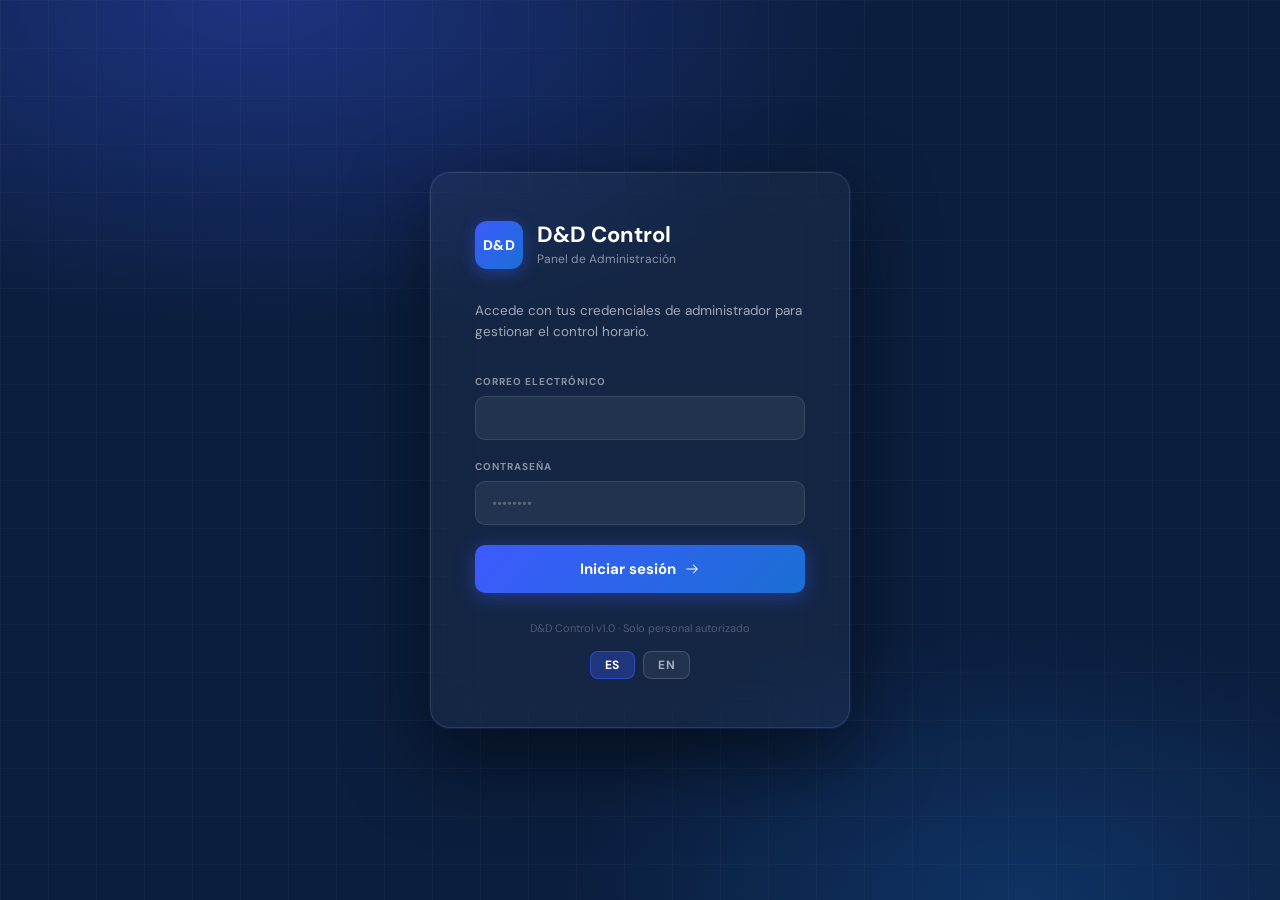
<file: src/main/resources/static/configuracion.html>
<!DOCTYPE html>
<html lang="es">
<head>
    <meta charset="UTF-8"><meta name="viewport" content="width=device-width, initial-scale=1.0">
    <title>Configuración — D&D Control</title>
    <link rel="preconnect" href="https://fonts.googleapis.com">
    <link href="https://fonts.googleapis.com/css2?family=DM+Sans:opsz,wght@9..40,400;9..40,500;9..40,600;9..40,700&family=DM+Mono:wght@400;500&display=swap" rel="stylesheet">
    <link rel="stylesheet" href="shared.css">
    <link rel="stylesheet" href="configuracion.css">
</head>
<body data-page="configuracion">
<div class="app">
    <nav class="sidebar">
        <div class="brand"><div class="brand-icon">DD</div><span class="brand-name">D&D Control</span></div>
        <div class="nav-section"><span class="nav-label" data-i18n="nav.principal">Principal</span>
            <a class="nav-item" data-page="dashboard"   href="dashboard.html"><img src="icons/dashboard-svgrepo-com.svg" alt=""><span data-i18n="nav.dashboard">Dashboard</span></a>
            <a class="nav-item" data-page="fichajes"    href="fichajes.html"><img src="icons/clock-two-svgrepo-com.svg" alt=""><span data-i18n="nav.fichajes">Fichajes</span></a>
            <a class="nav-item" data-page="solicitudes" href="solicitudes.html"><img src="icons/paper-svgrepo-com.svg" alt=""><span data-i18n="nav.solicitudes">Solicitudes</span><span class="nav-badge" style="display:none"></span></a>
            <a class="nav-item" data-page="incidencias" href="incidencias.html"><img src="icons/warning-1-svgrepo-com.svg" alt=""><span data-i18n="nav.incidencias">Incidencias</span><span class="nav-badge" style="display:none"></span></a>
        </div>
        <div class="nav-section"><span class="nav-label" data-i18n="nav.gestion">Gestión</span>
            <a class="nav-item" data-page="empleados"   href="empleados.html"><img src="icons/employees-svgrepo-com (1).svg" alt=""><span data-i18n="nav.empleados">Empleados</span></a>
            <a class="nav-item" data-page="sedes"       href="sedes.html"><img src="icons/headquarters-building-bank-house-svgrepo-com.svg" alt=""><span data-i18n="nav.sedes">Sedes</span></a>
            <a class="nav-item" data-page="turnos"      href="turnos.html"><img src="icons/shifts-team-svgrepo-com.svg" alt=""><span data-i18n="nav.turnos">Turnos</span></a>
<!--            <a class="nav-item" data-page="informes"    href="informes.html"><img src="icons/reports-svgrepo-com.svg" alt=""><span data-i18n="nav.informes">Informes</span></a>-->
        </div>
        <div class="nav-section"><span class="nav-label" data-i18n="nav.sistema">Sistema</span>
            <a class="nav-item" data-page="configuracion" href="configuracion.html"><img src="icons/settings-svgrepo-com.svg" alt=""><span data-i18n="nav.configuracion">Configuración</span></a>
        </div>
        <div class="sidebar-spacer"></div>
        <div class="user-chip">
            <div class="avatar">AC</div>
            <div class="user-info"><div class="user-name">Admin Central</div><div class="user-role">Administrador</div></div>
            <div class="btn-icon" onclick="doLogout()"><img src="icons/logout-svgrepo-com.svg" alt="Cerrar sesión"></div>
        </div>
    </nav>
    <main>
        <div class="topbar"><h1 data-i18n="config.titulo">Configuración</h1></div>
        <div class="tabs-bar">
            <div class="tab active" id="tab-empresa"        onclick="switchTab('empresa')" data-i18n="config.tab_empresa">Empresa</div>
<!--            <div class="tab"        id="tab-sistema"        onclick="switchTab('sistema')" data-i18n="config.tab_sistema">Sistema</div>-->
<!--            <div class="tab"        id="tab-seguridad"      onclick="switchTab('seguridad')" data-i18n="config.tab_seguridad">Seguridad</div>-->
<!--            <div class="tab"        id="tab-notificaciones" onclick="switchTab('notificaciones')" data-i18n="config.tab_notif">Notificaciones</div>-->
        </div>
        <div style="flex:1;overflow-y:auto">
            <div class="config-scroll" id="panel-empresa">
                <div class="card">
                    <div class="card-header"><span class="card-title" data-i18n="config.empresa_titulo">Datos de la empresa</span></div>
                    <div class="card-body">
                        <div class="form-grid form-2col">
                            <div class="field"><label data-i18n="config.emp_nombre">Nombre empresa</label><input type="text" id="empNombre" value="Empresa S.L."></div>
                            <div class="field"><label data-i18n="config.emp_nif">NIF / CIF</label><input type="text" id="empNif" value="B12345678"></div>
                            <div class="field form-full"><label data-i18n="config.emp_dir">Dirección fiscal</label><input type="text" id="empDir" value="Calle Madrid 1, 28904 Getafe, Madrid"></div>
                            <div class="field"><label data-i18n="config.emp_email">Email contacto</label><input type="email" id="empEmail" value="admin@admin.com"></div>
                            <div class="field"><label data-i18n="config.emp_tel">Teléfono</label><input type="tel" id="empTel" value="999999999"></div>
                        </div>
                    </div>
                    <div class="card-footer">
                        <button class="btn btn-secondary" onclick="resetEmpresa()" data-i18n="config.cancelar">Cancelar</button>
                        <button class="btn btn-primary"   onclick="guardarEmpresa()" data-i18n="config.guardar">Guardar cambios</button>
                    </div>
                </div>
            </div>
            <div class="config-scroll" id="panel-sistema" style="display:none">
                <div class="card">
                    <div class="card-header"><span class="card-title" data-i18n="config.sis_titulo">Parámetros del sistema</span></div>
                    <div class="card-body">
                        <div class="form-grid form-2col">
                            <div class="field"><label data-i18n="config.sis_margen">Margen de retraso (minutos)</label><input type="number" id="margen" value="5" min="0" max="60"></div>
                            <div class="field"><label data-i18n="config.sis_horas">Horas mínimas jornada</label><input type="number" id="horasMin" value="8" min="1" max="12"></div>
                            <div class="field"><label data-i18n="config.sis_zona">Zona horaria</label>
                                <select id="zona"><option>Europe/Madrid (UTC+1)</option><option>Europe/London (UTC+0)</option><option>America/New_York (UTC-5)</option></select>
                            </div>
                            <div class="field"><label data-i18n="config.sis_formato">Formato hora en informes</label>
                                <select id="formato"><option>HH:mm (24h)</option><option>hh:mm a (12h)</option></select>
                            </div>
                        </div>
                    </div>
                    <div class="card-footer">
                        <button class="btn btn-secondary" data-i18n="config.cancelar">Cancelar</button>
                        <button class="btn btn-primary" onclick="guardarSistema()" data-i18n="config.guardar">Guardar cambios</button>
                    </div>
                </div>
            </div>
            <div class="config-scroll" id="panel-seguridad" style="display:none">
                <div class="card">
                    <div class="card-header"><span class="card-title" data-i18n="config.seg_titulo">Cambiar contraseña</span></div>
                    <div class="card-body">
                        <div class="form-grid" style="max-width:480px">
                            <div class="field"><label data-i18n="config.seg_actual">Contraseña actual</label><input type="password" id="passActual" placeholder="••••••••"></div>
                            <div class="field">
                                <label data-i18n="config.seg_nueva">Nueva contraseña</label>
                                <input type="password" id="passNueva" data-i18n-ph="config.seg_nueva_ph" placeholder="Mín. 8 caracteres" oninput="checkStrength(this.value)">
                                <div class="strength-bar"><div class="strength-fill" id="strengthFill" style="width:0%;background:#E84855"></div></div>
                                <span id="strengthLabel" style="font-size:11px;color:var(--text-label);margin-top:4px"></span>
                            </div>
                            <div class="field"><label data-i18n="config.seg_confirm">Confirmar contraseña</label><input type="password" id="passConfirm" placeholder="••••••••"></div>
                        </div>
                    </div>
                    <div class="card-footer">
                        <button class="btn btn-primary" onclick="cambiarPassword()" data-i18n="config.seg_actualizar">Actualizar contraseña</button>
                    </div>
                </div>
                <div class="card">
                    <div class="card-header"><span class="card-title" data-i18n="config.ses_titulo">Sesiones activas</span></div>
                    <div class="card-body">
                        <div class="toggle-row">
                            <div class="toggle-info">
                                <div class="toggle-label" data-i18n="config.ses_exp_lbl">Expiración de sesión automática</div>
                                <div class="toggle-desc" data-i18n="config.ses_exp_desc">Cierra la sesión tras 8 horas de inactividad</div>
                            </div>
                            <label class="switch"><input type="checkbox" checked><span class="slider"></span></label>
                        </div>
                        <div class="toggle-row">
                            <div class="toggle-info">
                                <div class="toggle-label" data-i18n="config.ses_2fa_lbl">Autenticación en dos pasos</div>
                                <div class="toggle-desc" data-i18n="config.ses_2fa_desc">Requiere código al iniciar sesión</div>
                            </div>
                            <label class="switch"><input type="checkbox"><span class="slider"></span></label>
                        </div>
                    </div>
                </div>
            </div>
            <div class="config-scroll" id="panel-notificaciones" style="display:none">
                <div class="card">
                    <div class="card-header"><span class="card-title" data-i18n="config.notif_titulo">Preferencias de notificación</span></div>
                    <div class="card-body">
                        <div class="toggle-row">
                            <div class="toggle-info">
                                <div class="toggle-label" data-i18n="config.notif_sol_lbl">Nueva solicitud pendiente</div>
                                <div class="toggle-desc" data-i18n="config.notif_sol_desc">Recibir email cuando un empleado envíe una solicitud</div>
                            </div>
                            <label class="switch"><input type="checkbox" checked><span class="slider"></span></label>
                        </div>
                        <div class="toggle-row">
                            <div class="toggle-info">
                                <div class="toggle-label" data-i18n="config.notif_inc_lbl">Incidencia detectada</div>
                                <div class="toggle-desc" data-i18n="config.notif_inc_desc">Alertar cuando se genere una incidencia automática</div>
                            </div>
                            <label class="switch"><input type="checkbox" checked><span class="slider"></span></label>
                        </div>
                        <div class="toggle-row">
                            <div class="toggle-info">
                                <div class="toggle-label" data-i18n="config.notif_gps_lbl">Fichaje fuera de radio GPS</div>
                                <div class="toggle-desc" data-i18n="config.notif_gps_desc">Notificar cuando un empleado fiche fuera de su sede</div>
                            </div>
                            <label class="switch"><input type="checkbox" checked><span class="slider"></span></label>
                        </div>
                        <div class="toggle-row">
                            <div class="toggle-info">
                                <div class="toggle-label" data-i18n="config.notif_dia_lbl">Resumen diario</div>
                                <div class="toggle-desc" data-i18n="config.notif_dia_desc">Enviar resumen de asistencia cada día a las 20:00</div>
                            </div>
                            <label class="switch"><input type="checkbox"><span class="slider"></span></label>
                        </div>
                        <div class="toggle-row">
                            <div class="toggle-info">
                                <div class="toggle-label" data-i18n="config.notif_sem_lbl">Informe semanal automático</div>
                                <div class="toggle-desc" data-i18n="config.notif_sem_desc">Enviar informe de horas cada lunes</div>
                            </div>
                            <label class="switch"><input type="checkbox"><span class="slider"></span></label>
                        </div>
                    </div>
                    <div class="card-footer">
                        <button class="btn btn-primary" onclick="guardarNotif()" data-i18n="config.notif_guardar">Guardar preferencias</button>
                    </div>
                </div>
            </div>
        </div>
    </main>
</div>
<script src="i18n.js"></script>
<script src="shared.js"></script>
<script src="configuracion.js"></script>
</body>
</html>
</file>
<file: src/main/resources/static/shared.css>
@import url('https://fonts.googleapis.com/css2?family=DM+Sans:opsz,wght@9..40,300;9..40,400;9..40,500;9..40,600;9..40,700&family=DM+Mono:wght@400;500&display=swap');

:root {
  --bg:           #F0F5FB;
  --white:        #ffffff;
  --border:       #D4E3F5;
  --border-light: #E8EBF0;
  --navy:         #0B1E3D;
  --blue:         #1A6FD4;
  --indigo:       #3D5AFE;
  --blue-light:   #EBF2FB;
  --blue-mid:     #E3F0FF;
  --text-muted:   #5A7A9E;
  --text-label:   #8BA4C0;
  --text-dark:    #1A1A2E;
  --green:        #0F9A5A;
  --green-bg:     #E8FAF2;
  --yellow-bg:    #FFF8E6;
  --yellow:       #C87D00;
  --red:          #E84855;
  --red-bg:       #FEE8EA;
  --sidebar-w:    240px;
  --topbar-h:     60px;
  --radius:       12px;
  --radius-sm:    8px;
  --shadow:       0 2px 12px rgba(11,30,61,.07);
  --shadow-md:    0 6px 28px rgba(11,30,61,.12);
  --font:         'DM Sans', sans-serif;
  --mono:         'DM Mono', monospace;
  --transition:   .15s ease;
}

*, *::before, *::after { box-sizing: border-box; margin: 0; padding: 0; }
html, body {
  height: 100%; font-family: var(--font);
  background: var(--bg); color: var(--navy);
  font-size: 14px; -webkit-font-smoothing: antialiased;
}

.app { display: flex; height: 100vh; overflow: hidden; }
main  { flex: 1; display: flex; flex-direction: column; overflow: hidden; }

.sidebar {
  width: var(--sidebar-w); flex-shrink: 0;
  background: var(--white);
  border-right: 1px solid var(--border-light);
  display: flex; flex-direction: column; height: 100vh;
  position: relative; z-index: 10;
}

.brand {
  display: flex; align-items: center; gap: 10px;
  height: 72px; padding: 0 20px; flex-shrink: 0;
  border-bottom: 1px solid var(--border-light);
}
.brand-icon {
  width: 36px; height: 36px; border-radius: 8px;
  background: var(--indigo);
  display: flex; align-items: center; justify-content: center;
  font-weight: 700; color: white; font-size: 12px; flex-shrink: 0;
  letter-spacing: .02em;
}
.brand-name { font-weight: 700; font-size: 15px; color: var(--text-dark); }

.nav-section { padding: 20px 12px 4px 20px; }
.nav-section + .nav-section { padding-top: 16px; }

.nav-label {
  display: block; font-size: 10px; font-weight: 700;
  color: #9CA3B0; letter-spacing: .09em;
  text-transform: uppercase; padding-bottom: 6px;
}

.nav-item {
  display: flex; align-items: center; gap: 10px;
  height: 38px; padding: 0 12px;
  border-radius: var(--radius-sm);
  cursor: pointer; color: #4A5568;
  font-size: 14px; font-weight: 400;
  transition: background var(--transition), color var(--transition);
  user-select: none; text-decoration: none;
}
.nav-item:hover { background: var(--blue-light); color: var(--blue); }
.nav-item.active {
  background: #EEF2FF; color: var(--indigo); font-weight: 700;
}
.nav-item svg { width: 17px; height: 17px; flex-shrink: 0; opacity: .65; }
.nav-item:hover svg, .nav-item.active svg { opacity: 1; }

.nav-badge {
  margin-left: auto; background: var(--red);
  color: white; font-size: 10px; font-weight: 700;
  border-radius: 10px; padding: 1px 6px; line-height: 1.6;
}

.sidebar-spacer { flex: 1; }

.user-chip {
  height: 64px; display: flex; align-items: center; gap: 12px;
  padding: 0 16px; flex-shrink: 0;
  border-top: 1px solid var(--border-light);
}
.avatar {
  width: 36px; height: 36px; border-radius: 50%;
  background: var(--indigo);
  display: flex; align-items: center; justify-content: center;
  color: white; font-size: 12px; font-weight: 700; flex-shrink: 0;
}
.user-info { flex: 1; min-width: 0; }
.user-name {
  font-size: 13px; font-weight: 700; color: var(--text-dark);
  white-space: nowrap; overflow: hidden; text-overflow: ellipsis;
}
.user-role { font-size: 11px; color: #9CA3B0; margin-top: 1px; }

.btn-icon {
  width: 34px; height: 34px; border: 1px solid var(--border);
  border-radius: var(--radius-sm); background: white;
  display: flex; align-items: center; justify-content: center;
  cursor: pointer; color: var(--text-muted);
  transition: all var(--transition); flex-shrink: 0;
}
.btn-icon:hover { background: var(--red-bg); border-color: var(--red); color: var(--red); }

.topbar {
  height: var(--topbar-h); background: var(--white);
  border-bottom: 1px solid var(--border);
  display: flex; align-items: center; gap: 14px;
  padding: 0 28px; flex-shrink: 0;
}
.topbar h1 { font-size: 18px; font-weight: 700; color: var(--navy); }
.topbar-spacer { flex: 1; }

.filter-bar {
  background: var(--blue-light); border-bottom: 1px solid var(--border);
  display: flex; align-items: center; gap: 10px;
  padding: 0 22px; min-height: 54px; flex-shrink: 0; flex-wrap: wrap;
}
.filter-label { font-size: 12px; font-weight: 700; color: var(--text-muted); white-space: nowrap; }

.tabs-bar {
  background: white; border-bottom: 1px solid var(--border);
  display: flex; padding-left: 22px; flex-shrink: 0;
}
.tab {
  padding: 14px 18px; font-size: 14px; cursor: pointer;
  color: var(--text-label); font-weight: 400;
  border-bottom: 2px solid transparent;
  transition: all var(--transition); white-space: nowrap;
  user-select: none;
}
.tab.active { color: var(--blue); font-weight: 700; border-bottom-color: var(--blue); }
.tab:hover:not(.active) { color: var(--text-muted); }

.scroll-body {
  flex: 1; overflow-y: auto; padding: 28px;
  display: flex; flex-direction: column; gap: 20px;
}
.scroll-body::-webkit-scrollbar { width: 5px; }
.scroll-body::-webkit-scrollbar-track { background: transparent; }
.scroll-body::-webkit-scrollbar-thumb { background: var(--border); border-radius: 3px; }

.btn {
  display: inline-flex; align-items: center; gap: 7px;
  padding: 8px 16px; border-radius: var(--radius-sm);
  font-family: var(--font); font-size: 13px; font-weight: 600;
  cursor: pointer; border: none; transition: all var(--transition);
  white-space: nowrap; line-height: 1;
}
.btn-primary  { background: var(--blue); color: white; }
.btn-primary:hover  { background: #155bb5; box-shadow: 0 3px 10px rgba(26,111,212,.35); }
.btn-secondary { background: var(--blue-light); color: #4A6080; border: 1px solid var(--border); }
.btn-secondary:hover { background: #dce9f8; }
.btn-ghost  { background: white; color: var(--text-muted); border: 1px solid var(--border); }
.btn-ghost:hover { background: var(--bg); }
.btn-success { background: var(--green); color: white; }
.btn-success:hover { background: #0b7d48; }
.btn-danger  { background: var(--red); color: white; }
.btn-danger:hover  { background: #c43641; }
.btn-sm { padding: 5px 12px; font-size: 12px; }

.card {
  background: white; border-radius: var(--radius);
  border: 1px solid var(--border); box-shadow: var(--shadow);
}
.card-header {
  display: flex; align-items: center; justify-content: space-between;
  height: 52px; padding: 0 22px;
  border-bottom: 1px solid var(--border);
}
.card-title { font-size: 15px; font-weight: 700; color: var(--navy); }
.card-body { padding: 22px; }
.card-footer {
  display: flex; align-items: center; justify-content: flex-end; gap: 10px;
  height: 56px; padding: 0 22px;
  border-top: 1px solid var(--border);
}

.stat-grid { display: grid; grid-template-columns: repeat(4,1fr); gap: 16px; }

.stat-card {
  background: white; border-radius: var(--radius);
  border: 1px solid var(--border); padding: 20px 22px;
  box-shadow: var(--shadow);
  display: flex; flex-direction: column; gap: 10px;
  transition: box-shadow var(--transition), transform var(--transition);
}
.stat-card:hover { box-shadow: var(--shadow-md); transform: translateY(-1px); }

.stat-card-row { display: flex; align-items: center; }
.stat-icon {
  width: 40px; height: 40px; border-radius: 10px;
  display: flex; align-items: center; justify-content: center;
  font-size: 18px; flex-shrink: 0;
}
.stat-badge {
  margin-left: auto; font-size: 11px; font-weight: 700;
  border-radius: 20px; padding: 3px 8px;
}
.stat-value { font-size: 28px; font-weight: 700; color: var(--navy); line-height: 1; }
.stat-label { font-size: 13px; color: var(--text-muted); }

.table-wrap { overflow-x: auto; }
table { width: 100%; border-collapse: collapse; }
thead th {
  text-align: left; font-size: 11px; font-weight: 700;
  color: var(--text-label); text-transform: uppercase; letter-spacing: .06em;
  padding: 12px 16px; border-bottom: 1px solid var(--border);
  background: #FAFCFF; white-space: nowrap;
}
tbody tr { border-bottom: 1px solid #F0F5FB; transition: background var(--transition); }
tbody tr:hover { background: #F5F9FF; }
tbody td { padding: 13px 16px; font-size: 13px; color: var(--navy); vertical-align: middle; }
tbody tr:last-child { border-bottom: none; }

.badge {
  display: inline-flex; align-items: center; gap: 4px;
  padding: 3px 9px; border-radius: 20px;
  font-size: 11px; font-weight: 700; white-space: nowrap;
}
.badge-green  { background: var(--green-bg);  color: var(--green); }
.badge-red    { background: var(--red-bg);    color: var(--red); }
.badge-yellow { background: var(--yellow-bg); color: var(--yellow); }
.badge-blue   { background: var(--blue-mid);  color: var(--blue); }
.badge-gray   { background: #F0F5FB;          color: var(--text-muted); }
.badge-indigo { background: #EEF2FF;          color: var(--indigo); }

.dot { width: 6px; height: 6px; border-radius: 50%; display: inline-block; flex-shrink: 0; }
.dot-green  { background: var(--green); }
.dot-red    { background: var(--red); }
.dot-yellow { background: #F59E0B; }

.pagination {
  display: flex; align-items: center; gap: 6px;
  padding: 12px 20px; border-top: 1px solid var(--border); flex-shrink: 0;
}
.pag-info { font-size: 12px; color: var(--text-label); flex: 1; }
.pag-btn {
  width: 30px; height: 30px; border: 1px solid var(--border);
  background: white; border-radius: var(--radius-sm);
  display: flex; align-items: center; justify-content: center;
  cursor: pointer; font-size: 14px; color: var(--text-muted);
  transition: all var(--transition);
}
.pag-btn:hover { background: var(--blue-light); color: var(--blue); border-color: var(--blue); }
.pag-current {
  width: 30px; height: 30px; background: var(--blue); color: white;
  border-radius: var(--radius-sm);
  display: flex; align-items: center; justify-content: center;
  font-size: 12px; font-weight: 700;
}

.form-grid   { display: grid; gap: 16px; }
.form-2col   { grid-template-columns: 1fr 1fr; }
.form-full   { grid-column: 1 / -1; }

.field { display: flex; flex-direction: column; gap: 6px; }
.field label {
  font-size: 10px; font-weight: 700; color: var(--text-label);
  text-transform: uppercase; letter-spacing: .07em;
}
.field input, .field select, .field textarea {
  font-family: var(--font); font-size: 13px; color: var(--navy);
  background: #F8FAFD; border: 1px solid var(--border);
  border-radius: var(--radius-sm); padding: 10px 12px;
  outline: none; transition: border-color var(--transition), background var(--transition);
  width: 100%;
}
.field input:focus, .field select:focus, .field textarea:focus {
  border-color: var(--blue); background: white;
  box-shadow: 0 0 0 3px rgba(26,111,212,.08);
}
.field textarea { resize: vertical; min-height: 72px; line-height: 1.5; }

select, input[type="date"] {
  font-family: var(--font); font-size: 13px; color: var(--navy);
  background: white; border: 1px solid var(--border);
  border-radius: var(--radius-sm); padding: 7px 10px;
  outline: none; cursor: pointer;
}
select:focus, input[type="date"]:focus { border-color: var(--blue); }

.search-box {
  display: flex; align-items: center; gap: 8px;
  background: var(--blue-light); border: 1px solid var(--border);
  border-radius: var(--radius-sm); padding: 7px 14px;
}
.search-box input {
  border: none; background: transparent; outline: none;
  font-family: var(--font); font-size: 13px; color: var(--navy); width: 210px;
}
.search-box input::placeholder { color: var(--text-label); }

.actions { display: flex; gap: 5px; flex-wrap: wrap; }
.act-btn {
  padding: 4px 10px; border-radius: 6px;
  font-size: 11px; font-family: var(--font); font-weight: 600;
  cursor: pointer; border: none; transition: all var(--transition);
}
.act-edit    { background: var(--blue-mid);  color: var(--blue); }
.act-edit:hover    { background: var(--blue); color: white; }
.act-delete  { background: var(--red-bg);    color: var(--red); }
.act-delete:hover  { background: var(--red);  color: white; }
.act-approve { background: var(--green-bg);  color: var(--green); }
.act-approve:hover { background: var(--green); color: white; }
.act-deny    { background: var(--red-bg);    color: var(--red); }
.act-deny:hover    { background: var(--red);  color: white; }
.act-view    { background: #F0F5FB;           color: var(--text-muted); }
.act-view:hover    { background: var(--blue-light); color: var(--blue); }

.emp-cell { display: flex; align-items: center; gap: 10px; }
.emp-avatar {
  width: 32px; height: 32px; border-radius: 50%;
  display: flex; align-items: center; justify-content: center;
  font-size: 11px; font-weight: 700; color: white; flex-shrink: 0;
}
.emp-info .emp-name  { font-weight: 600; font-size: 13px; }
.emp-info .emp-email { font-size: 11px; color: var(--text-label); margin-top: 1px; }

.modal-overlay {
  position: fixed; inset: 0; background: rgba(11,30,61,.42);
  display: none; align-items: center; justify-content: center; z-index: 500;
}
.modal-overlay.open { display: flex; }
.modal {
  background: white; border-radius: var(--radius);
  box-shadow: var(--shadow-md); width: 520px; max-width: 95vw;
  animation: modalIn .22s ease;
}
@keyframes modalIn {
  from { opacity:0; transform: scale(.97) translateY(8px); }
  to   { opacity:1; transform: scale(1)  translateY(0); }
}
.modal-header {
  display: flex; align-items: center; justify-content: space-between;
  padding: 18px 24px; border-bottom: 1px solid var(--border);
}
.modal-title { font-size: 16px; font-weight: 700; color: var(--navy); }
.modal-close {
  width: 30px; height: 30px; border-radius: var(--radius-sm);
  border: 1px solid var(--border); background: white;
  display: flex; align-items: center; justify-content: center;
  cursor: pointer; color: var(--text-muted); font-size: 18px; line-height: 1;
  transition: all var(--transition);
}
.modal-close:hover { background: var(--red-bg); color: var(--red); border-color: var(--red); }
.modal-body   { padding: 24px; }
.modal-footer {
  display: flex; justify-content: flex-end; gap: 10px;
  padding: 16px 24px; border-top: 1px solid var(--border);
}

@keyframes fadeUp {
  from { opacity: 0; transform: translateY(14px); }
  to   { opacity: 1; transform: translateY(0); }
}
.page-enter { animation: fadeUp .28s ease both; }


.nav-item img {
    width: 16px;
    height: 16px;
    flex-shrink: 0;
}

.stat-icon img {
    width: 24px;
    height: 24px;
}

.quick-icon img {
    width: 20px;
    height: 20px;
}

.btn-icon img {
    width: 15px;
    height: 15px;
}

.lang-switcher {
    display: flex;
    align-items: center;
    justify-content: center;
    gap: 6px;
    padding: 10px 16px;
    border-top: 1px solid var(--border-light);
}

.lang-btn {
    padding: 5px 14px;
    border-radius: var(--radius-sm);
    border: 1px solid var(--border);
    background: white;
    font-family: var(--font);
    font-size: 12px;
    font-weight: 700;
    color: var(--text-muted);
    cursor: pointer;
    letter-spacing: .06em;
    transition: all var(--transition);
}

.lang-btn:hover {
    background: var(--blue-light);
    color: var(--blue);
    border-color: var(--blue);
}

.lang-btn-active {
    background: var(--indigo);
    color: white;
    border-color: var(--indigo);
}

.lang-btn-active:hover {
    background: #2e46d6;
    border-color: #2e46d6;
    color: white;
}
</file>
<file: src/main/resources/static/configuracion.css>
.config-scroll { display:flex; flex-direction:column; gap:20px; padding:28px; }
.toggle-row { display:flex; align-items:center; justify-content:space-between; padding:14px 0; border-bottom:1px solid #F0F5FB; }
.toggle-row:last-child { border-bottom:none; }
.toggle-info .toggle-label { font-size:13px; font-weight:600; color:var(--navy); }
.toggle-info .toggle-desc  { font-size:12px; color:var(--text-label); margin-top:2px; }
.switch { position:relative; display:inline-block; width:40px; height:22px; }
.switch input { opacity:0; width:0; height:0; }
.slider { position:absolute; inset:0; background:#D4E3F5; border-radius:22px; cursor:pointer; transition:.2s; }
.slider::before { content:''; position:absolute; width:16px; height:16px; left:3px; bottom:3px; background:white; border-radius:50%; transition:.2s; }
.switch input:checked + .slider { background:var(--blue); }
.switch input:checked + .slider::before { transform:translateX(18px); }
.strength-bar { height:4px; border-radius:2px; margin-top:6px; background:#EBF2FB; overflow:hidden; }
.strength-fill { height:100%; border-radius:2px; transition:width .3s, background .3s; }
</file>
<file: src/main/resources/static/dashboard.css>
.dash-two-col {
  display: grid;
  grid-template-columns: 1fr 1fr;
  gap: 20px;
}

.sede-row {
  display: flex; align-items: center; gap: 12px;
  padding: 10px 0;
  border-bottom: 1px solid #F0F5FB;
}
.sede-row:last-child { border-bottom: none; }
.sede-name { font-size: 13px; font-weight: 500; color: var(--navy); width: 110px; flex-shrink: 0; }
.sede-bar-wrap {
  flex: 1; height: 8px; background: var(--blue-light);
  border-radius: 4px; overflow: hidden;
}
.sede-bar {
  height: 100%; background: var(--blue);
  border-radius: 4px;
  transition: width .6s cubic-bezier(.4,0,.2,1);
}
.sede-pct { font-size: 12px; font-weight: 700; color: var(--text-muted); width: 36px; text-align: right; }

.quick-actions { display: flex; flex-direction: column; gap: 10px; }

.quick-btn {
  display: flex; align-items: center; gap: 12px;
  padding: 12px 14px; border-radius: var(--radius-sm);
  background: var(--bg); border: 1px solid var(--border);
  text-decoration: none; color: var(--navy);
  font-size: 13px; font-weight: 500;
  transition: all var(--transition);
}
.quick-btn:hover {
  background: var(--blue-light); border-color: var(--blue);
  color: var(--blue); transform: translateX(3px);
}
.quick-icon { font-size: 18px; flex-shrink: 0; }
</file>
<file: src/main/resources/static/login.css>
*, *::before, *::after { box-sizing: border-box; margin: 0; padding: 0; }
html, body { height: 100%; font-family: 'DM Sans', sans-serif; -webkit-font-smoothing: antialiased; }

body {
    display: flex; align-items: center; justify-content: center;
    min-height: 100vh; background: #0B1E3D;
    background-image:
            radial-gradient(ellipse 80% 60% at 20% 0%, rgba(61,90,254,.35) 0%, transparent 60%),
            radial-gradient(ellipse 60% 50% at 80% 100%, rgba(26,111,212,.25) 0%, transparent 60%);
    overflow: hidden;
}
body::before {
    content: ''; position: fixed; inset: 0;
    background-image:
            linear-gradient(rgba(255,255,255,.03) 1px, transparent 1px),
            linear-gradient(90deg, rgba(255,255,255,.03) 1px, transparent 1px);
    background-size: 48px 48px; pointer-events: none;
}
.card {
    position: relative; z-index: 1;
    background: rgba(255,255,255,.04); backdrop-filter: blur(24px);
    border: 1px solid rgba(255,255,255,.10); border-radius: 20px;
    padding: 48px 44px; width: 420px;
    box-shadow: 0 0 0 1px rgba(61,90,254,.15), 0 32px 80px rgba(0,0,0,.5);
    animation: fadeUp .4s cubic-bezier(.16,1,.3,1) both;
}
@keyframes fadeUp {
    from { opacity: 0; transform: translateY(24px) scale(.98); }
    to   { opacity: 1; transform: translateY(0) scale(1); }
}
.brand { display: flex; align-items: center; gap: 14px; margin-bottom: 32px; }
.brand-icon {
    width: 48px; height: 48px; border-radius: 12px;
    background: linear-gradient(135deg, #3D5AFE, #1A6FD4);
    display: flex; align-items: center; justify-content: center;
    font-weight: 800; font-size: 14px; color: white;
    box-shadow: 0 4px 16px rgba(61,90,254,.4); letter-spacing: .04em;
}
.brand-text h1 { color: white; font-size: 22px; font-weight: 700; line-height: 1.1; }
.brand-text p  { color: rgba(255,255,255,.5); font-size: 12px; margin-top: 3px; }
.subtitle { color: rgba(255,255,255,.6); font-size: 13.5px; line-height: 1.55; margin-bottom: 32px; }
.field { margin-bottom: 20px; }
.field label {
    display: block; font-size: 10px; font-weight: 700;
    color: rgba(255,255,255,.5); text-transform: uppercase;
    letter-spacing: .10em; margin-bottom: 8px;
}
.field input {
    width: 100%; background: rgba(255,255,255,.06);
    border: 1px solid rgba(255,255,255,.10); border-radius: 10px;
    padding: 12px 16px; font-family: 'DM Sans', sans-serif;
    font-size: 14px; color: white; outline: none;
    transition: border-color .15s, box-shadow .15s;
}
.field input::placeholder { color: rgba(255,255,255,.25); }
.field input:focus {
    border-color: rgba(61,90,254,.7);
    box-shadow: 0 0 0 3px rgba(61,90,254,.2);
}
.error-msg {
    font-size: 12px; color: #FF6B6B; margin-bottom: 16px;
    padding: 8px 12px; background: rgba(232,72,85,.12);
    border: 1px solid rgba(232,72,85,.25); border-radius: 8px; display: none;
}
.error-msg.visible { display: block; }
.submit-btn {
    width: 100%; padding: 14px;
    background: linear-gradient(135deg, #3D5AFE, #1A6FD4);
    border: none; border-radius: 10px; color: white;
    font-family: 'DM Sans', sans-serif; font-size: 15px; font-weight: 700;
    cursor: pointer; margin-top: 8px; transition: all .15s;
    box-shadow: 0 4px 20px rgba(61,90,254,.4);
    display: flex; align-items: center; justify-content: center; gap: 8px;
}
.submit-btn:hover  { transform: translateY(-2px); box-shadow: 0 8px 28px rgba(61,90,254,.5); }
.submit-btn:active { transform: translateY(0); }
.submit-btn:disabled { opacity: .7; cursor: not-allowed; transform: none; }
.submit-btn img { width: 16px; height: 16px; filter: brightness(0) invert(1); }
.footer-note { text-align: center; color: rgba(255,255,255,.25); font-size: 11px; margin-top: 28px; }
.lang-switcher-login { display: flex; justify-content: center; gap: 8px; margin-top: 16px; }
.lang-btn-login {
    padding: 5px 14px; border-radius: 8px;
    border: 1px solid rgba(255,255,255,.15);
    background: rgba(255,255,255,.06);
    font-family: 'DM Sans', sans-serif; font-size: 12px; font-weight: 700;
    color: rgba(255,255,255,.6); cursor: pointer;
    letter-spacing: .06em; transition: all .15s;
}
.lang-btn-login:hover { background: rgba(255,255,255,.12); }
.lang-btn-login.active {
    border-color: rgba(61,90,254,.6);
    background: rgba(61,90,254,.3);
    color: white;
}
</file>
<file: src/main/resources/static/turnos.css>
.turnos-layout { display:flex; gap:20px; align-items:flex-start; }
.turnos-table  { flex:1; min-width:0; }
.turnos-form   { width:300px; flex-shrink:0; }
.day-toggles   { display:flex; gap:6px; }
.day-btn { width:34px; height:34px; border-radius:var(--radius-sm); border:none; font-family:var(--font); font-size:13px; font-weight:700; cursor:pointer; transition:all var(--transition); }
.day-on  { background:var(--blue); color:white; }
.day-off { background:var(--blue-light); color:var(--text-muted); }
</file>
